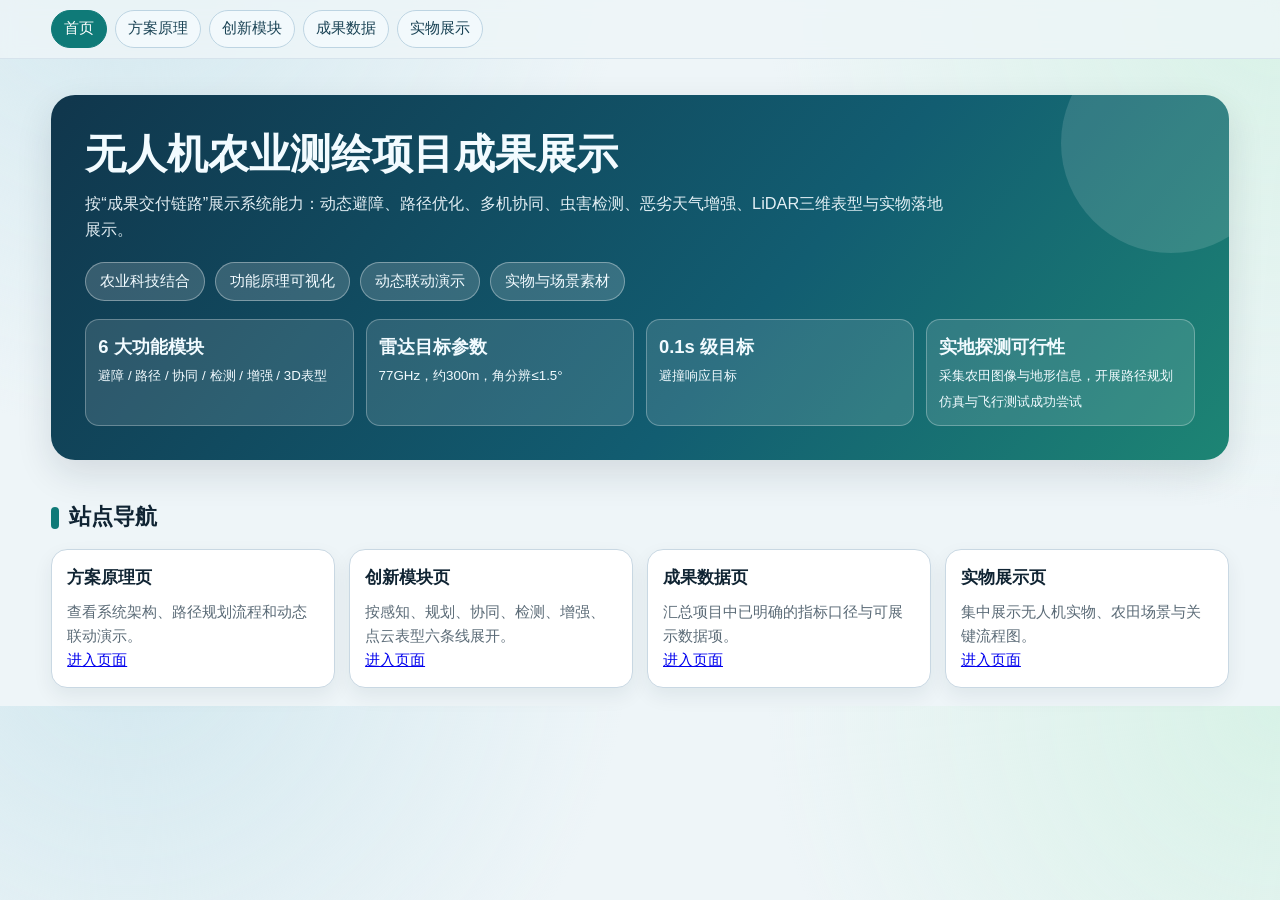
<file: index.html>
﻿<!doctype html>
<html lang="zh-CN">
<head>
  <meta charset="UTF-8" />
  <meta name="viewport" content="width=device-width, initial-scale=1" />
  <title>无人机农业测绘项目成果展示</title>
  <link rel="stylesheet" href="styles.css" />
</head>
<body>
  <nav class="topnav"><div class="inner">
    <a class="active" href="index.html">首页</a>
    <a href="principles.html">方案原理</a>
    <a href="modules.html">创新模块</a>
    <a href="results.html">成果数据</a>
    <a href="gallery.html">实物展示</a>
  </div></nav>

  <div class="wrap">
    <header class="hero">
      <div class="hero-main">
        <h1>无人机农业测绘项目成果展示</h1>
        <p class="sub">按“成果交付链路”展示系统能力：动态避障、路径优化、多机协同、虫害检测、恶劣天气增强、LiDAR三维表型与实物落地展示。</p>
        <div class="tag-row">
          <span class="tag">农业科技结合</span>
          <span class="tag">功能原理可视化</span>
          <span class="tag">动态联动演示</span>
          <span class="tag">实物与场景素材</span>
        </div>
        <div class="kpi-grid">
          <div class="kpi"><b>6 大功能模块</b><small>避障 / 路径 / 协同 / 检测 / 增强 / 3D表型</small></div>
          <div class="kpi"><b>雷达目标参数</b><small>77GHz，约300m，角分辨≤1.5°</small></div>
          <div class="kpi"><b>0.1s 级目标</b><small>避撞响应目标</small></div>
          <div class="kpi"><b>实地探测可行性</b><small>采集农田图像与地形信息，开展路径规划仿真与飞行测试成功尝试</small></div>
        </div>
      </div>
    </header>

    <section>
      <h2 class="title">站点导航</h2>
      <div class="cards">
        <article class="card"><h3>方案原理页</h3><p>查看系统架构、路径规划流程和动态联动演示。</p><p><a href="principles.html">进入页面</a></p></article>
        <article class="card"><h3>创新模块页</h3><p>按感知、规划、协同、检测、增强、点云表型六条线展开。</p><p><a href="modules.html">进入页面</a></p></article>
        <article class="card"><h3>成果数据页</h3><p>汇总项目中已明确的指标口径与可展示数据项。</p><p><a href="results.html">进入页面</a></p></article>
        <article class="card"><h3>实物展示页</h3><p>集中展示无人机实物、农田场景与关键流程图。</p><p><a href="gallery.html">进入页面</a></p></article>
      </div>
    </section>
  </div>
</body>
</html>
</file>
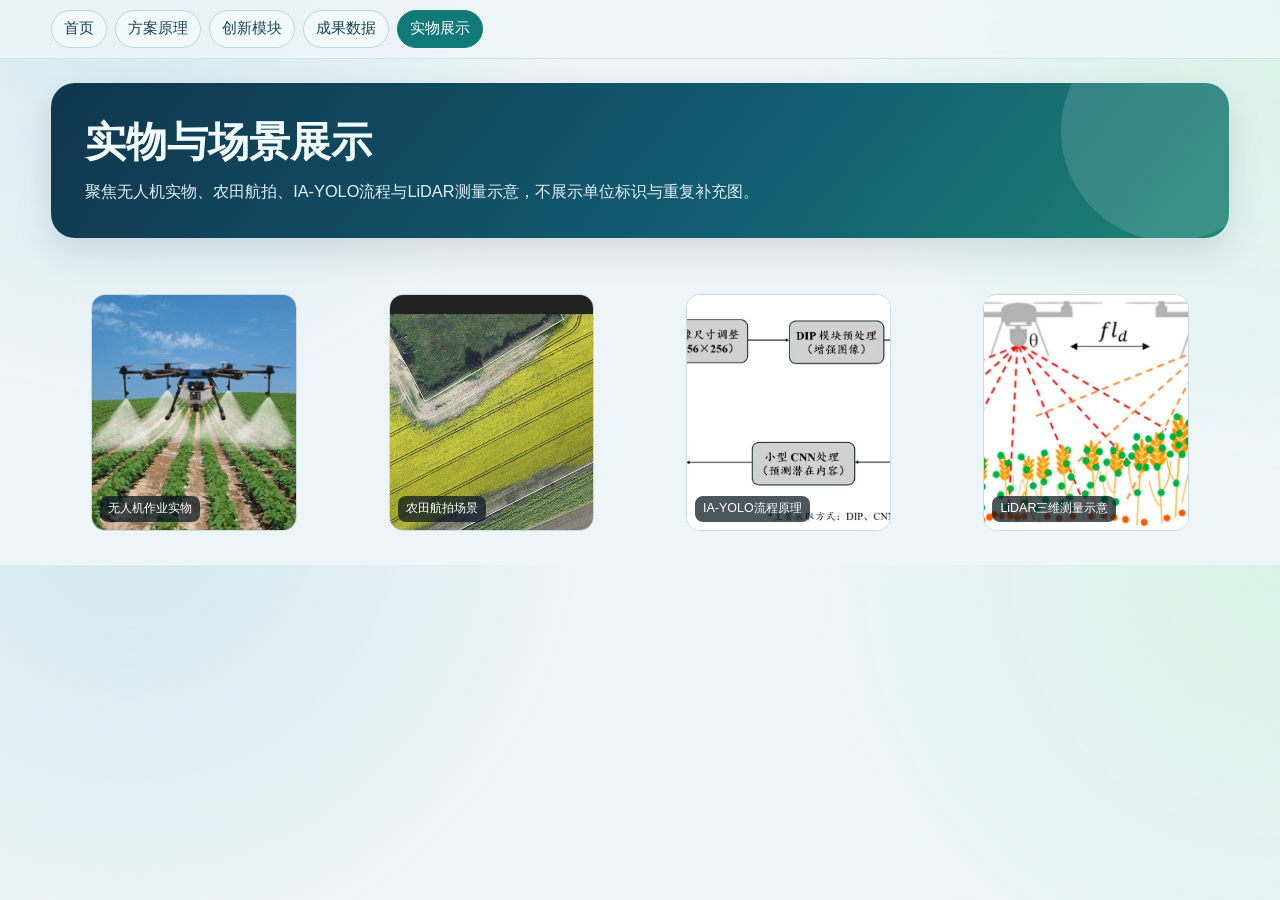
<file: gallery.html>
﻿<!doctype html>
<html lang="zh-CN">
<head>
  <meta charset="UTF-8" />
  <meta name="viewport" content="width=device-width, initial-scale=1" />
  <title>实物展示 - 无人机农业测绘项目</title>
  <link rel="stylesheet" href="styles.css" />
</head>
<body>
  <nav class="topnav"><div class="inner">
    <a href="index.html">首页</a>
    <a href="principles.html">方案原理</a>
    <a href="modules.html">创新模块</a>
    <a href="results.html">成果数据</a>
    <a class="active" href="gallery.html">实物展示</a>
  </div></nav>

  <div class="wrap">
    <section class="hero" style="padding-top:24px">
      <div class="hero-main">
        <h1>实物与场景展示</h1>
        <p class="sub">聚焦无人机实物、农田航拍、IA-YOLO流程与LiDAR测量示意，不展示单位标识与重复补充图。</p>
      </div>
    </section>

    <section>
      <div class="img-grid" id="gallery">
        <figure class="shot"><img src="assets/physical/pdf_obj_0003.jpg" alt="无人机作业实物图"><span>无人机作业实物</span></figure>
        <figure class="shot"><img src="assets/physical/pdf_obj_0104.jpg" alt="农田航拍场景"><span>农田航拍场景</span></figure>
        <figure class="shot"><img src="assets/physical/pdf_obj_0272.jpg" alt="IA-YOLO流程图"><span>IA-YOLO流程原理</span></figure>
        <figure class="shot"><img src="assets/physical/pdf_obj_0258.jpg" alt="LiDAR测量示意"><span>LiDAR三维测量示意</span></figure>
      </div>
    </section>
  </div>

  <div class="lightbox" id="lightbox"><img id="lightboxImg" alt="放大图" /></div>
  <script src="app.js"></script>
</body>
</html>
</file>
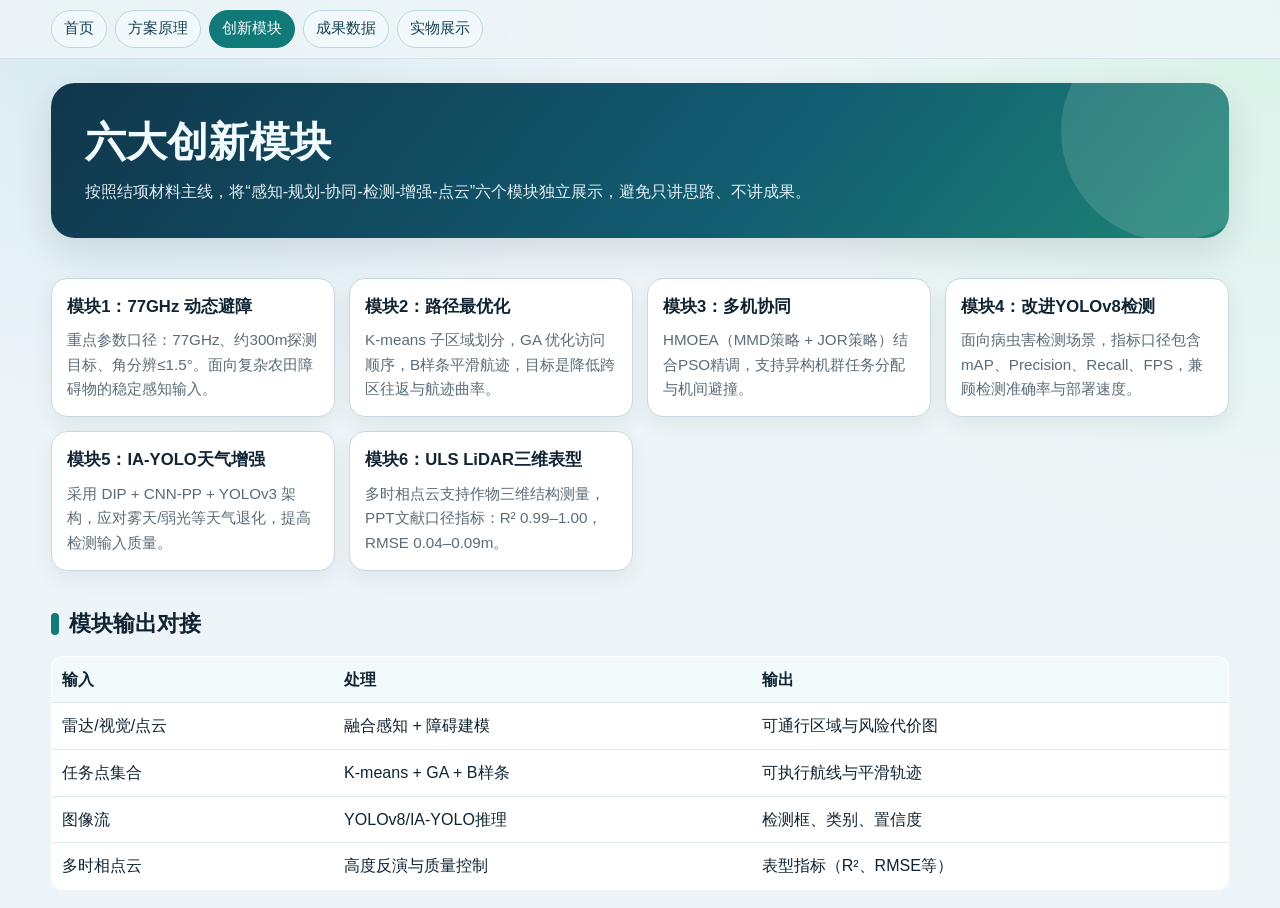
<file: modules.html>
﻿<!doctype html>
<html lang="zh-CN">
<head>
  <meta charset="UTF-8" />
  <meta name="viewport" content="width=device-width, initial-scale=1" />
  <title>创新模块 - 无人机农业测绘项目</title>
  <link rel="stylesheet" href="styles.css" />
</head>
<body>
  <nav class="topnav"><div class="inner">
    <a href="index.html">首页</a>
    <a href="principles.html">方案原理</a>
    <a class="active" href="modules.html">创新模块</a>
    <a href="results.html">成果数据</a>
    <a href="gallery.html">实物展示</a>
  </div></nav>

  <div class="wrap">
    <section class="hero" style="padding-top:24px">
      <div class="hero-main">
        <h1>六大创新模块</h1>
        <p class="sub">按照结项材料主线，将“感知-规划-协同-检测-增强-点云”六个模块独立展示，避免只讲思路、不讲成果。</p>
      </div>
    </section>

    <section>
      <div class="cards">
        <article class="card">
          <h3>模块1：77GHz 动态避障</h3>
          <p>重点参数口径：77GHz、约300m探测目标、角分辨≤1.5°。面向复杂农田障碍物的稳定感知输入。</p>
        </article>
        <article class="card">
          <h3>模块2：路径最优化</h3>
          <p>K-means 子区域划分，GA 优化访问顺序，B样条平滑航迹，目标是降低跨区往返与航迹曲率。</p>
        </article>
        <article class="card">
          <h3>模块3：多机协同</h3>
          <p>HMOEA（MMD策略 + JOR策略）结合PSO精调，支持异构机群任务分配与机间避撞。</p>
        </article>
        <article class="card">
          <h3>模块4：改进YOLOv8检测</h3>
          <p>面向病虫害检测场景，指标口径包含 mAP、Precision、Recall、FPS，兼顾检测准确率与部署速度。</p>
        </article>
        <article class="card">
          <h3>模块5：IA-YOLO天气增强</h3>
          <p>采用 DIP + CNN-PP + YOLOv3 架构，应对雾天/弱光等天气退化，提高检测输入质量。</p>
        </article>
        <article class="card">
          <h3>模块6：ULS LiDAR三维表型</h3>
          <p>多时相点云支持作物三维结构测量，PPT文献口径指标：R² 0.99–1.00，RMSE 0.04–0.09m。</p>
        </article>
      </div>
    </section>

    <section>
      <h2 class="title">模块输出对接</h2>
      <table class="table">
        <thead>
          <tr><th>输入</th><th>处理</th><th>输出</th></tr>
        </thead>
        <tbody>
          <tr><td>雷达/视觉/点云</td><td>融合感知 + 障碍建模</td><td>可通行区域与风险代价图</td></tr>
          <tr><td>任务点集合</td><td>K-means + GA + B样条</td><td>可执行航线与平滑轨迹</td></tr>
          <tr><td>图像流</td><td>YOLOv8/IA-YOLO推理</td><td>检测框、类别、置信度</td></tr>
          <tr><td>多时相点云</td><td>高度反演与质量控制</td><td>表型指标（R²、RMSE等）</td></tr>
        </tbody>
      </table>
    </section>
  </div>
</body>
</html>
</file>
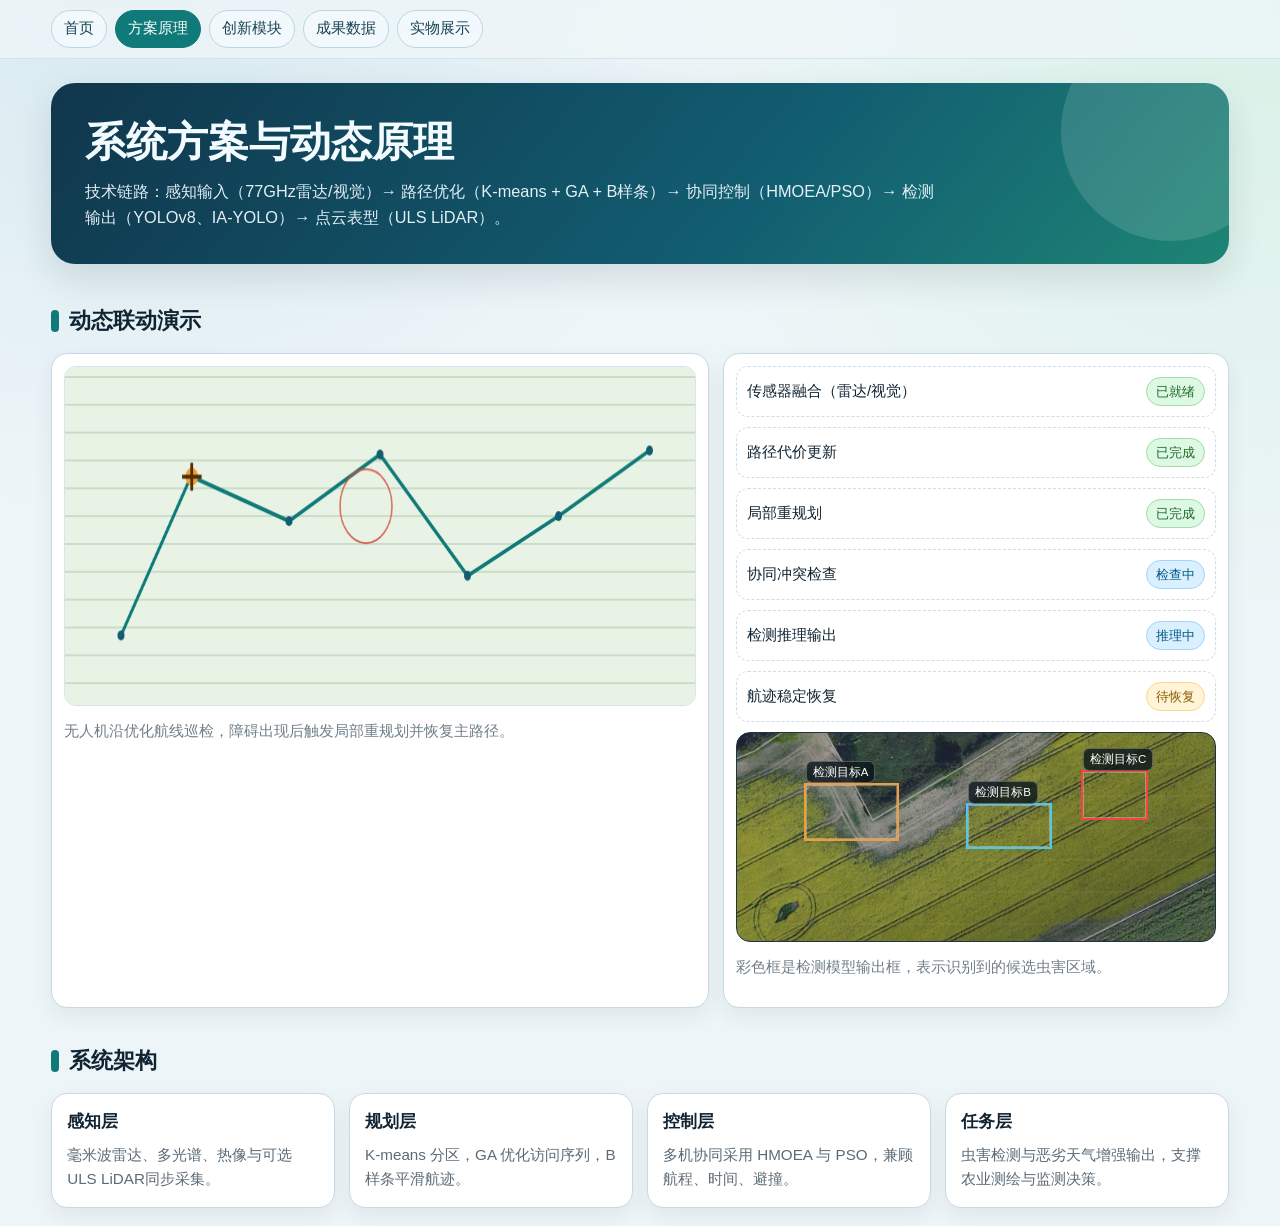
<file: principles.html>
﻿<!doctype html>
<html lang="zh-CN">
<head>
  <meta charset="UTF-8" />
  <meta name="viewport" content="width=device-width, initial-scale=1" />
  <title>方案原理 - 无人机农业测绘项目</title>
  <link rel="stylesheet" href="styles.css" />
</head>
<body>
  <nav class="topnav"><div class="inner">
    <a href="index.html">首页</a>
    <a class="active" href="principles.html">方案原理</a>
    <a href="modules.html">创新模块</a>
    <a href="results.html">成果数据</a>
    <a href="gallery.html">实物展示</a>
  </div></nav>

  <div class="wrap">
    <section class="hero" style="padding-top:24px">
      <div class="hero-main">
        <h1>系统方案与动态原理</h1>
        <p class="sub">技术链路：感知输入（77GHz雷达/视觉）→ 路径优化（K-means + GA + B样条）→ 协同控制（HMOEA/PSO）→ 检测输出（YOLOv8、IA-YOLO）→ 点云表型（ULS LiDAR）。</p>
      </div>
    </section>

    <section>
      <h2 class="title">动态联动演示</h2>
      <div class="run-grid">
        <div class="canvas-box">
          <canvas id="flightCanvas" width="900" height="340"></canvas>
          <p class="note">无人机沿优化航线巡检，障碍出现后触发局部重规划并恢复主路径。</p>
        </div>
        <div class="status-box">
          <ul class="status-list">
            <li class="status-item"><span>传感器融合（雷达/视觉）</span><span class="pill pending" data-key="sense">待触发</span></li>
            <li class="status-item"><span>路径代价更新</span><span class="pill pending" data-key="cost">待触发</span></li>
            <li class="status-item"><span>局部重规划</span><span class="pill pending" data-key="replan">待触发</span></li>
            <li class="status-item"><span>协同冲突检查</span><span class="pill pending" data-key="coord">待触发</span></li>
            <li class="status-item"><span>检测推理输出</span><span class="pill pending" data-key="detect">待触发</span></li>
            <li class="status-item"><span>航迹稳定恢复</span><span class="pill pending" data-key="resume">待触发</span></li>
          </ul>
          <div class="detector" title="虫害检测动态示意（彩框=模型识别目标）">
            <div class="bbox" style="left:14%;top:24%;width:20%;height:28%;"><span class="bbox-label">检测目标A</span></div>
            <div class="bbox" style="left:48%;top:34%;width:18%;height:22%;"><span class="bbox-label">检测目标B</span></div>
            <div class="bbox" style="left:72%;top:18%;width:14%;height:24%;"><span class="bbox-label">检测目标C</span></div>
          </div>
          <p class="note">彩色框是检测模型输出框，表示识别到的候选虫害区域。</p>
        </div>
      </div>
    </section>

    <section>
      <h2 class="title">系统架构</h2>
      <div class="cards">
        <article class="card"><h3>感知层</h3><p>毫米波雷达、多光谱、热像与可选ULS LiDAR同步采集。</p></article>
        <article class="card"><h3>规划层</h3><p>K-means 分区，GA 优化访问序列，B样条平滑航迹。</p></article>
        <article class="card"><h3>控制层</h3><p>多机协同采用 HMOEA 与 PSO，兼顾航程、时间、避撞。</p></article>
        <article class="card"><h3>任务层</h3><p>虫害检测与恶劣天气增强输出，支撑农业测绘与监测决策。</p></article>
      </div>
    </section>
  </div>

  <script src="app.js"></script>
</body>
</html>
</file>
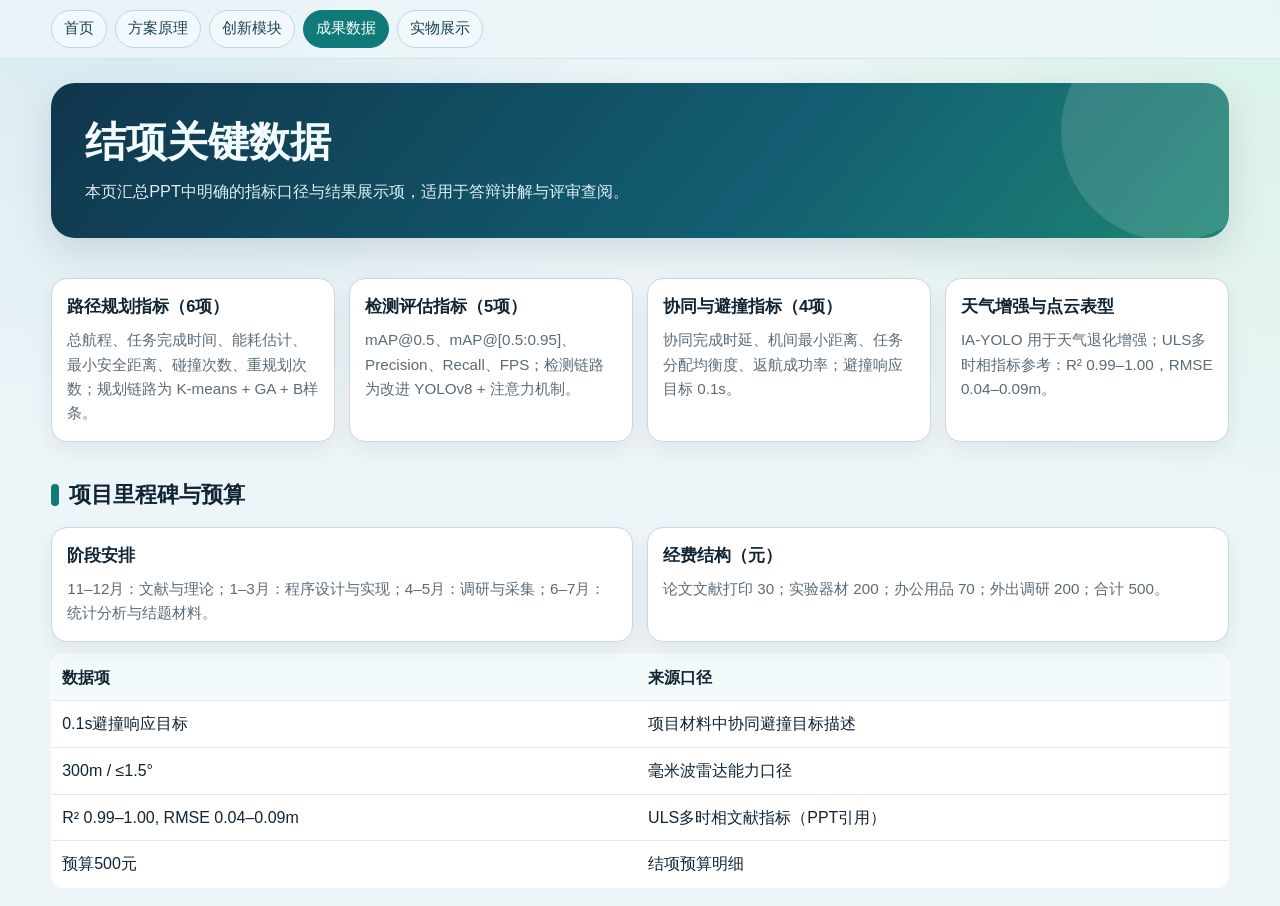
<file: results.html>
﻿<!doctype html>
<html lang="zh-CN">
<head>
  <meta charset="UTF-8" />
  <meta name="viewport" content="width=device-width, initial-scale=1" />
  <title>成果数据 - 无人机农业测绘项目</title>
  <link rel="stylesheet" href="styles.css" />
</head>
<body>
  <nav class="topnav"><div class="inner">
    <a href="index.html">首页</a>
    <a href="principles.html">方案原理</a>
    <a href="modules.html">创新模块</a>
    <a class="active" href="results.html">成果数据</a>
    <a href="gallery.html">实物展示</a>
  </div></nav>

  <div class="wrap">
    <section class="hero" style="padding-top:24px">
      <div class="hero-main">
        <h1>结项关键数据</h1>
        <p class="sub">本页汇总PPT中明确的指标口径与结果展示项，适用于答辩讲解与评审查阅。</p>
      </div>
    </section>

    <section>
      <div class="cards">
        <article class="card">
          <h3>路径规划指标（6项）</h3>
          <p>总航程、任务完成时间、能耗估计、最小安全距离、碰撞次数、重规划次数；规划链路为 K-means + GA + B样条。</p>
        </article>
        <article class="card">
          <h3>检测评估指标（5项）</h3>
          <p>mAP@0.5、mAP@[0.5:0.95]、Precision、Recall、FPS；检测链路为改进 YOLOv8 + 注意力机制。</p>
        </article>
        <article class="card">
          <h3>协同与避撞指标（4项）</h3>
          <p>协同完成时延、机间最小距离、任务分配均衡度、返航成功率；避撞响应目标 0.1s。</p>
        </article>
        <article class="card">
          <h3>天气增强与点云表型</h3>
          <p>IA-YOLO 用于天气退化增强；ULS多时相指标参考：R² 0.99–1.00，RMSE 0.04–0.09m。</p>
        </article>
      </div>
    </section>

    <section>
      <h2 class="title">项目里程碑与预算</h2>
      <div class="cards">
        <article class="card">
          <h3>阶段安排</h3>
          <p>11–12月：文献与理论；1–3月：程序设计与实现；4–5月：调研与采集；6–7月：统计分析与结题材料。</p>
        </article>
        <article class="card">
          <h3>经费结构（元）</h3>
          <p>论文文献打印 30；实验器材 200；办公用品 70；外出调研 200；合计 500。</p>
        </article>
      </div>
      <table class="table" style="margin-top:12px">
        <thead><tr><th>数据项</th><th>来源口径</th></tr></thead>
        <tbody>
          <tr><td>0.1s避撞响应目标</td><td>项目材料中协同避撞目标描述</td></tr>
          <tr><td>300m / ≤1.5°</td><td>毫米波雷达能力口径</td></tr>
          <tr><td>R² 0.99–1.00, RMSE 0.04–0.09m</td><td>ULS多时相文献指标（PPT引用）</td></tr>
          <tr><td>预算500元</td><td>结项预算明细</td></tr>
        </tbody>
      </table>
    </section>
  </div>
</body>
</html>
</file>
<file: styles.css>
﻿:root {
  --bg: #eef5f8;
  --card: #ffffff;
  --ink: #102433;
  --muted: #5b6b77;
  --line: #c9d8e3;
  --primary: #0f7a78;
  --accent: #f29d38;
  --danger: #d64b3d;
  --ok: #2f9e44;
  --shadow: 0 14px 36px rgba(16, 36, 51, 0.12);
}
* { box-sizing: border-box; }
body {
  margin: 0;
  color: var(--ink);
  font-family: "Source Han Sans CN", "Noto Sans SC", "Microsoft YaHei", sans-serif;
  background:
    radial-gradient(circle at 10% -10%, #d2e8ef 0, transparent 36%),
    radial-gradient(circle at 100% 0%, #d8f2e7 0, transparent 35%),
    var(--bg);
  line-height: 1.6;
}
.wrap { width: min(1180px, 92vw); margin: 0 auto; }
.topnav {
  position: sticky; top: 0; z-index: 50;
  backdrop-filter: blur(8px);
  background: rgba(238,245,248,.8);
  border-bottom: 1px solid #d6e3ec;
}
.topnav .inner { width: min(1180px, 92vw); margin: 0 auto; display: flex; gap: 8px; flex-wrap: wrap; padding: 10px 0; }
.topnav a {
  text-decoration: none;
  color: #194254;
  border: 1px solid #bdd4e2;
  padding: 6px 12px;
  border-radius: 999px;
  font-size: .92rem;
  background: #f2f9fc;
}
.topnav a.active { background: #0f7a78; color: #fff; border-color: #0f7a78; }
.hero { padding: 36px 0 22px; }
.hero-main {
  background: linear-gradient(130deg, #10364c 0%, #125d71 60%, #1d8574 100%);
  color: #f2fbff; border-radius: 24px; box-shadow: var(--shadow);
  padding: 34px; position: relative; overflow: hidden;
}
.hero-main::after {
  content: ""; position: absolute; width: 220px; height: 220px; border-radius: 50%;
  right: -52px; top: -62px; background: rgba(255,255,255,0.13);
}
h1 { margin: 0 0 10px; font-size: clamp(1.7rem, 3.2vw, 2.65rem); line-height: 1.25; }
.sub { margin: 0; font-size: 1.02rem; opacity: .93; max-width: 860px; }
.tag-row { display: flex; flex-wrap: wrap; gap: 10px; margin-top: 20px; }
.tag { background: rgba(255,255,255,.16); border:1px solid rgba(255,255,255,.35); border-radius:999px; padding:7px 14px; font-size:.92rem; }
.kpi-grid { margin-top: 18px; display: grid; grid-template-columns: repeat(auto-fit, minmax(220px, 1fr)); gap: 12px; }
.kpi { background: rgba(255,255,255,.12); border:1px solid rgba(255,255,255,.28); border-radius:14px; padding:12px; }
.kpi b { display:block; font-size:1.15rem; }
section { padding: 18px 0; }
.title { display:flex; align-items:center; gap:10px; margin:0 0 14px; font-size:1.36rem; }
.title::before { content:""; width:8px; height:22px; border-radius:999px; background:var(--primary); }
.cards { display:grid; grid-template-columns: repeat(auto-fit, minmax(240px, 1fr)); gap: 14px; }
.card { background:var(--card); border:1px solid var(--line); border-radius:16px; padding:15px; box-shadow:0 8px 20px rgba(17,37,50,.07); }
.card h3{margin:0 0 8px; font-size:1.04rem}
.card p{margin:0; color:var(--muted); font-size:.95rem}
.run-grid { display:grid; grid-template-columns:1.3fr 1fr; gap:14px; }
.canvas-box, .status-box { background:var(--card); border:1px solid var(--line); border-radius:16px; padding:12px; box-shadow:0 8px 20px rgba(17,37,50,.07); }
#flightCanvas { width:100%; height:340px; border-radius:12px; border:1px solid #d7e4ed; background:linear-gradient(180deg,#f5fbff 0%, #edf7ea 100%); display:block; }
.status-list{margin:0; padding:0; list-style:none}
.status-item{border:1px dashed #d0dce5; border-radius:12px; padding:10px; margin-bottom:10px; display:flex; justify-content:space-between; align-items:center; gap:10px; font-size:.94rem}
.pill{border-radius:999px; padding:3px 9px; font-size:.82rem; border:1px solid transparent; white-space:nowrap}
.pending{color:#8d5f00;background:#fff4d8;border-color:#ffd48a}
.active{color:#005a85;background:#dbf0ff;border-color:#9fd4ff}
.done{color:#1d6b28;background:#def9e3;border-color:#9edda9}
.warn{color:#9a2f25;background:#ffe3df;border-color:#ffb0a6}
.detector {
  background: linear-gradient(rgba(9, 20, 30, 0.34), rgba(9, 20, 30, 0.34)), url('assets/physical/pdf_obj_0104.jpg') center/cover no-repeat;
  border-radius:14px; min-height:210px; position:relative; overflow:hidden; border:1px solid #203243;
}
.detector::before{content:""; position:absolute; inset:0; background:linear-gradient(0deg, transparent 0, rgba(255,255,255,.07) 1px, transparent 2px) 0 0 / 100% 32px}
.bbox{position:absolute; border:2px solid var(--accent); box-shadow:0 0 0 1px rgba(255,255,255,.3) inset; animation:pulse 1.8s infinite ease-in-out}
.bbox:nth-child(2){animation-delay:.5s; border-color:#4cc9f0}
.bbox:nth-child(3){animation-delay:1s; border-color:#f94144}
.bbox-label{position:absolute; left:0; top:-24px; color:#fff; background:rgba(8,18,25,.78); border:1px solid rgba(255,255,255,.28); border-radius:6px; font-size:.72rem; padding:1px 6px; white-space:nowrap}
@keyframes pulse{0%,100%{opacity:.55}50%{opacity:1}}
.img-grid{display:grid; grid-template-columns:repeat(auto-fit,minmax(210px,1fr)); gap:12px}
.shot{position:relative; border-radius:14px; overflow:hidden; border:1px solid var(--line); background:#fff; cursor:zoom-in; min-height:160px}
.shot img{width:100%; height:100%; object-fit:cover; display:block; transition:transform .35s ease}
.shot:hover img{transform:scale(1.06)}
.shot span{position:absolute; left:8px; bottom:8px; background:rgba(9,24,33,.73); color:#fff; border-radius:8px; padding:3px 8px; font-size:.78rem}
.note{color:#6f7f8a; font-size:.92rem}
.table { width: 100%; border-collapse: collapse; background:#fff; border:1px solid var(--line); border-radius:12px; overflow:hidden; }
.table th, .table td { border-bottom:1px solid #dde8ef; padding:10px; text-align:left; }
.table th { background:#f3fafc; }
.lightbox { position:fixed; inset:0; background:rgba(6,17,25,.84); display:none; place-items:center; padding:20px; z-index:99; }
.lightbox.open{display:grid}
.lightbox img{max-width:min(95vw,1200px); max-height:90vh; border-radius:14px; border:2px solid rgba(255,255,255,.35)}
@media (max-width: 900px) {
  .run-grid { grid-template-columns: 1fr; }
  #flightCanvas { height: 280px; }
}
</file>
